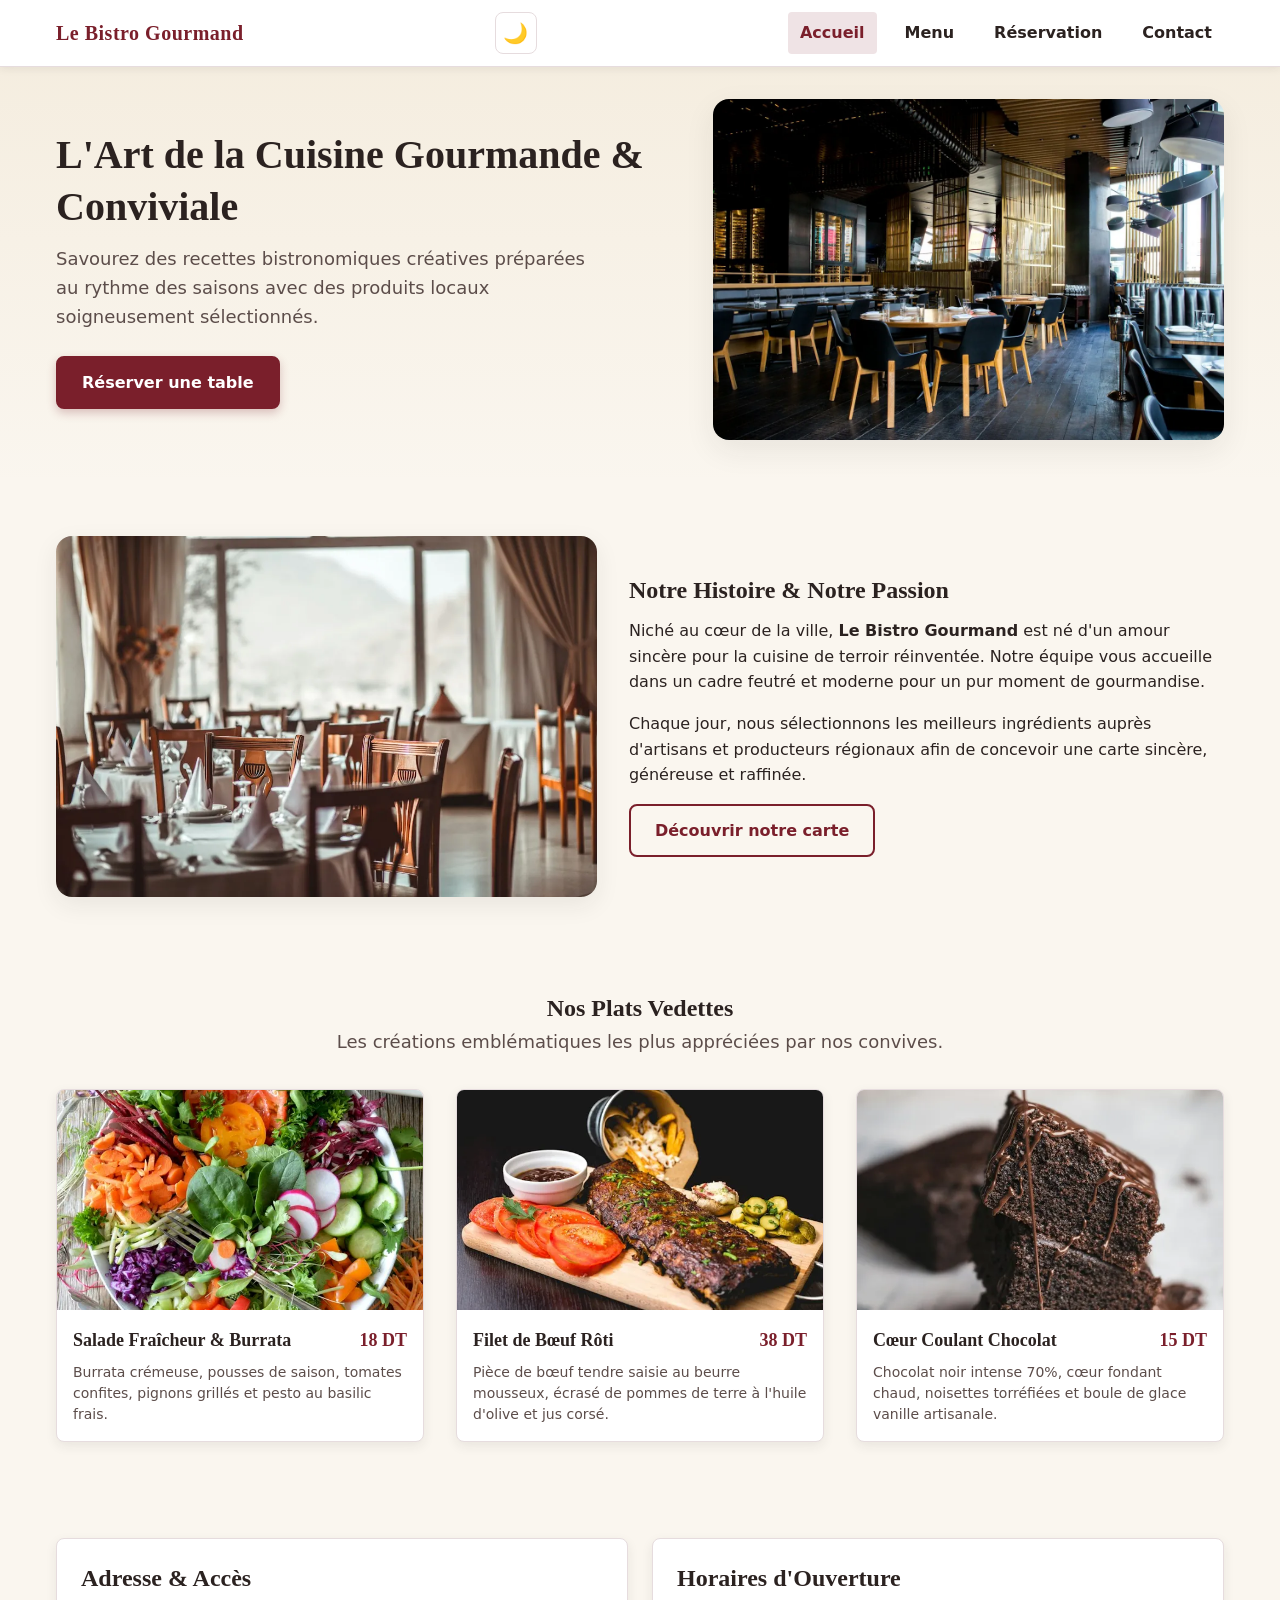
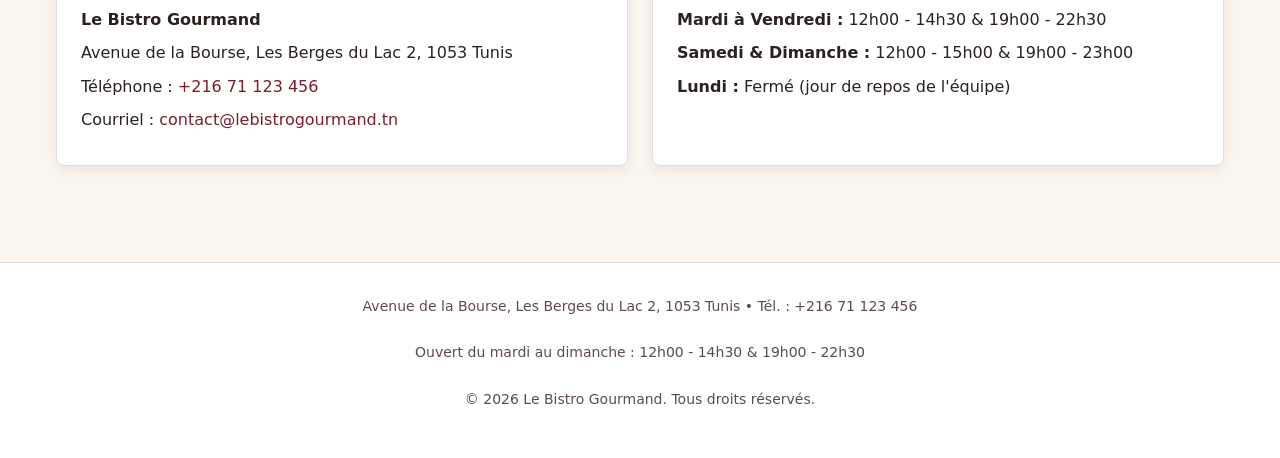
<file: index.html>
<!DOCTYPE html>
<html lang="fr">
<head>
  <meta charset="UTF-8">
  <meta name="viewport" content="width=device-width, initial-scale=1.0">
  <meta name="description" content="Découvrez Le Bistro Gourmand : restaurant bistronomique proposant une cuisine raffinée de saison préparée avec des produits locaux à Tunis.">
  <title>Le Bistro Gourmand | Accueil - Restaurant Bistronomique</title>
  <!-- Feuilles de style externes dans l'ordre imposé -->
  <link rel="stylesheet" href="css/variables.css">
  <link rel="stylesheet" href="css/base.css">
  <link rel="stylesheet" href="css/layout.css">
  <link rel="stylesheet" href="css/components.css">
</head>
<body>
  <!-- Lien d'évitement accessible pour la navigation au clavier -->
  <a href="#contenu" class="skip-link">Aller au contenu</a>

  <!-- En-tête du site -->
  <header class="site-header">
    <div class="container header-container">
      <a href="index.html" class="logo">Le Bistro Gourmand</a>

      <div class="header-actions">
        <!-- Bouton de bascule du mode sombre -->
        <button id="theme-toggle" class="btn-icon" aria-label="Activer le mode sombre" aria-pressed="false" type="button">🌙</button>
        <!-- Bouton du menu burger mobile -->
        <button class="nav-toggle" aria-expanded="false" aria-controls="menu-principal" aria-label="Ouvrir le menu" type="button">
          <span class="burger-bar" aria-hidden="true"></span>
          <span class="burger-bar" aria-hidden="true"></span>
          <span class="burger-bar" aria-hidden="true"></span>
        </button>
      </div>

      <!-- Navigation principale -->
      <nav aria-label="Navigation principale" class="site-nav">
        <ul id="menu-principal" class="nav-list">
          <li><a href="index.html" class="nav-link" aria-current="page">Accueil</a></li>
          <li><a href="pages/menu.html" class="nav-link">Menu</a></li>
          <li><a href="pages/reservation.html" class="nav-link">Réservation</a></li>
          <li><a href="pages/contact.html" class="nav-link">Contact</a></li>
        </ul>
      </nav>
    </div>
  </header>

  <!-- Contenu principal -->
  <main id="contenu">
    <!-- Section Hero (image principale SANS loading="lazy") -->
    <section class="hero" aria-labelledby="hero-title">
      <div class="container hero-container">
        <div class="hero-content">
          <h1 id="hero-title">L'Art de la Cuisine Gourmande &amp; Conviviale</h1>
          <p class="hero-subtitle">
            Savourez des recettes bistronomiques créatives préparées au rythme des saisons avec des produits locaux soigneusement sélectionnés.
          </p>
          <a href="pages/reservation.html" class="btn btn-primary">Réserver une table</a>
        </div>
        <div class="hero-media">
          <img src="images/hero.webp" alt="Table accueillante dressée dans notre restaurant Le Bistro Gourmand" width="1200" height="800" class="hero-img">
        </div>
      </div>
    </section>

    <!-- Section Présentation -->
    <section class="section presentation" aria-labelledby="presentation-title">
      <div class="container presentation-container">
        <div class="presentation-media">
          <img src="images/interieur.webp" alt="Salle de restauration lumineuse et chaleureuse du Bistro Gourmand" loading="lazy" width="1000" height="667" class="presentation-img">
        </div>
        <div class="presentation-content">
          <h2 id="presentation-title">Notre Histoire &amp; Notre Passion</h2>
          <p>
            Niché au cœur de la ville, <strong>Le Bistro Gourmand</strong> est né d'un amour sincère pour la cuisine de terroir réinventée. Notre équipe vous accueille dans un cadre feutré et moderne pour un pur moment de gourmandise.
          </p>
          <p>
            Chaque jour, nous sélectionnons les meilleurs ingrédients auprès d'artisans et producteurs régionaux afin de concevoir une carte sincère, généreuse et raffinée.
          </p>
          <a href="pages/menu.html" class="btn btn-secondary">Découvrir notre carte</a>
        </div>
      </div>
    </section>

    <!-- Section Plats vedettes (3 articles) -->
    <section class="section vedettes" aria-labelledby="vedettes-title">
      <div class="container">
        <div class="section-header">
          <h2 id="vedettes-title">Nos Plats Vedettes</h2>
          <p class="section-desc">Les créations emblématiques les plus appréciées par nos convives.</p>
        </div>

        <div class="grid-plats">
          <!-- Plat vedette 1 : Entrée -->
          <article class="plat">
            <img src="images/plat-entree-1.webp" alt="Salade fraîcheur gourmande avec burrata crémeuse et tomates confites" loading="lazy" width="600" height="907" class="plat-img">
            <div class="plat-body">
              <div class="plat-header">
                <h3>Salade Fraîcheur &amp; Burrata</h3>
                <span class="plat-price">18 DT</span>
              </div>
              <p class="plat-desc">Burrata crémeuse, pousses de saison, tomates confites, pignons grillés et pesto au basilic frais.</p>
            </div>
          </article>

          <!-- Plat vedette 2 : Plat principal -->
          <article class="plat">
            <img src="images/plat-principal-1.webp" alt="Filet de bœuf rôti accompagné de son écrasé de pommes de terre et jus réduit" loading="lazy" width="600" height="400" class="plat-img">
            <div class="plat-body">
              <div class="plat-header">
                <h3>Filet de Bœuf Rôti</h3>
                <span class="plat-price">38 DT</span>
              </div>
              <p class="plat-desc">Pièce de bœuf tendre saisie au beurre mousseux, écrasé de pommes de terre à l'huile d'olive et jus corsé.</p>
            </div>
          </article>

          <!-- Plat vedette 3 : Dessert -->
          <article class="plat">
            <img src="images/dessert-1.webp" alt="Fondant coulant au chocolat noir 70% et éclat de noisettes" loading="lazy" width="600" height="900" class="plat-img">
            <div class="plat-body">
              <div class="plat-header">
                <h3>Cœur Coulant Chocolat</h3>
                <span class="plat-price">15 DT</span>
              </div>
              <p class="plat-desc">Chocolat noir intense 70%, cœur fondant chaud, noisettes torréfiées et boule de glace vanille artisanale.</p>
            </div>
          </article>
        </div>
      </div>
    </section>

    <!-- Section Horaires et Adresse -->
    <section class="section infos" aria-labelledby="infos-title">
      <div class="container infos-container">
        <div class="infos-block">
          <h2 id="infos-title">Adresse &amp; Accès</h2>
          <p><strong>Le Bistro Gourmand</strong></p>
          <p>Avenue de la Bourse, Les Berges du Lac 2, 1053 Tunis</p>
          <p>Téléphone : <a href="tel:+21671123456">+216 71 123 456</a></p>
          <p>Courriel : <a href="mailto:contact@lebistrogourmand.tn">contact@lebistrogourmand.tn</a></p>
        </div>
        <div class="infos-block">
          <h2>Horaires d'Ouverture</h2>
          <p><strong>Mardi à Vendredi :</strong> 12h00 - 14h30 &amp; 19h00 - 22h30</p>
          <p><strong>Samedi &amp; Dimanche :</strong> 12h00 - 15h00 &amp; 19h00 - 23h00</p>
          <p><strong>Lundi :</strong> Fermé (jour de repos de l'équipe)</p>
        </div>
      </div>
    </section>
  </main>

  <!-- Pied de page -->
  <footer class="site-footer">
    <div class="container footer-container">
      <p>Avenue de la Bourse, Les Berges du Lac 2, 1053 Tunis &bull; Tél. : +216 71 123 456</p>
      <p>Ouvert du mardi au dimanche : 12h00 - 14h30 &amp; 19h00 - 22h30</p>
      <p>&copy; 2026 Le Bistro Gourmand. Tous droits réservés.</p>
    </div>
  </footer>

  <!-- Scripts JavaScript différés -->
  <script src="js/nav.js" defer></script>
  <script src="js/theme.js" defer></script>
</body>
</html>
</file>
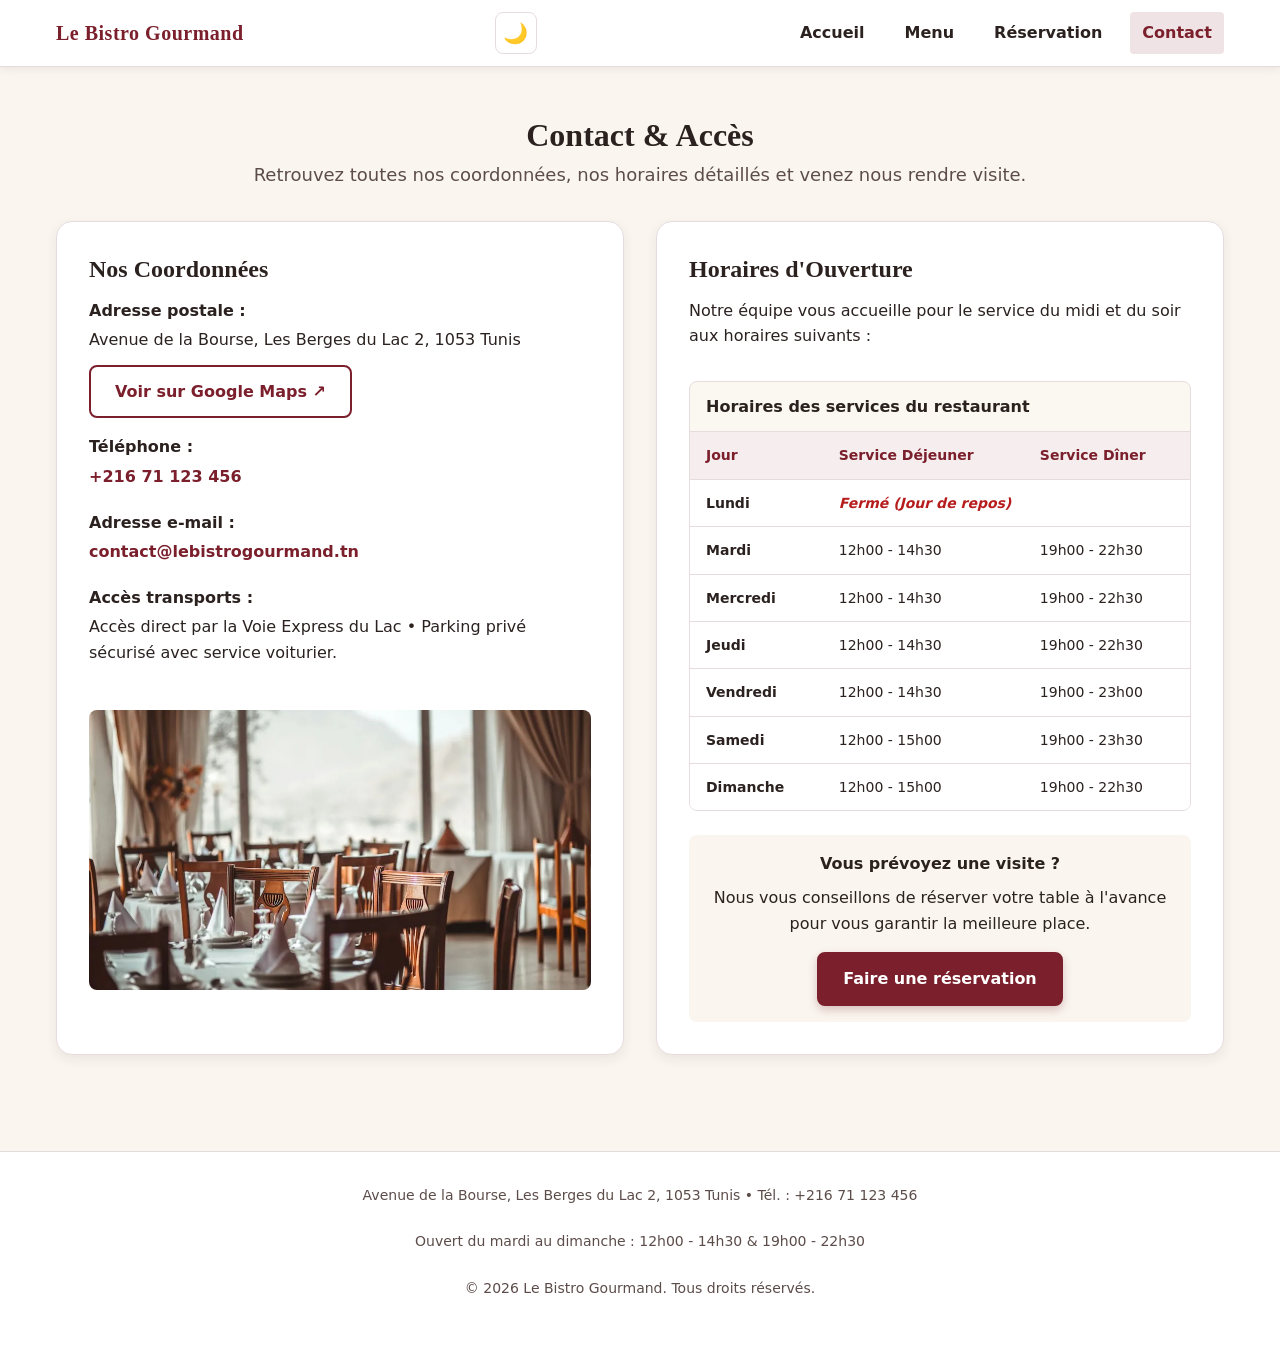
<file: pages/contact.html>
<!DOCTYPE html>
<html lang="fr">
<head>
  <meta charset="UTF-8">
  <meta name="viewport" content="width=device-width, initial-scale=1.0">
  <meta name="description" content="Contactez Le Bistro Gourmand : adresse aux Berges du Lac 2 à Tunis, accès parking, coordonnées téléphoniques et tableau complet des horaires.">
  <title>Contact &amp; Accès | Le Bistro Gourmand</title>
  <!-- Feuilles de style externes dans l'ordre imposé -->
  <link rel="stylesheet" href="../css/variables.css">
  <link rel="stylesheet" href="../css/base.css">
  <link rel="stylesheet" href="../css/layout.css">
  <link rel="stylesheet" href="../css/components.css">
</head>
<body>
  <!-- Lien d'évitement accessible pour la navigation au clavier -->
  <a href="#contenu" class="skip-link">Aller au contenu</a>

  <!-- En-tête du site -->
  <header class="site-header">
    <div class="container header-container">
      <a href="../index.html" class="logo">Le Bistro Gourmand</a>

      <div class="header-actions">
        <!-- Bouton de bascule du mode sombre -->
        <button id="theme-toggle" class="btn-icon" aria-label="Activer le mode sombre" aria-pressed="false" type="button">🌙</button>
        <!-- Bouton du menu burger mobile -->
        <button class="nav-toggle" aria-expanded="false" aria-controls="menu-principal" aria-label="Ouvrir le menu" type="button">
          <span class="burger-bar" aria-hidden="true"></span>
          <span class="burger-bar" aria-hidden="true"></span>
          <span class="burger-bar" aria-hidden="true"></span>
        </button>
      </div>

      <!-- Navigation principale -->
      <nav aria-label="Navigation principale" class="site-nav">
        <ul id="menu-principal" class="nav-list">
          <li><a href="../index.html" class="nav-link">Accueil</a></li>
          <li><a href="menu.html" class="nav-link">Menu</a></li>
          <li><a href="reservation.html" class="nav-link">Réservation</a></li>
          <li><a href="contact.html" class="nav-link" aria-current="page">Contact</a></li>
        </ul>
      </nav>
    </div>
  </header>

  <!-- Contenu principal -->
  <main id="contenu">
    <section class="section contact-section" aria-labelledby="contact-title">
      <div class="container">
        <div class="section-header">
          <h1 id="contact-title">Contact &amp; Accès</h1>
          <p class="section-desc">Retrouvez toutes nos coordonnées, nos horaires détaillés et venez nous rendre visite.</p>
        </div>

        <div class="contact-grid">

          <!-- Colonne 1 : Coordonnées et accès -->
          <div class="contact-card">
            <h2>Nos Coordonnées</h2>
            <div class="coordonnees-liste">
              <div class="coordonnee-item">
                <span class="coordonnee-label">Adresse postale :</span>
                <p>Avenue de la Bourse, Les Berges du Lac 2, 1053 Tunis</p>
                <!-- Lien externe vers Google Maps sans iframe pour préserver les performances -->
                <a href="https://maps.google.com/?q=Les+Berges+du+Lac+2+Tunis" target="_blank" rel="noopener noreferrer" class="btn btn-secondary btn-maps">
                  Voir sur Google Maps <span class="icone-externe" aria-hidden="true">↗</span>
                </a>
              </div>

              <div class="coordonnee-item">
                <span class="coordonnee-label">Téléphone :</span>
                <p><a href="tel:+21671123456" class="lien-contact">+216 71 123 456</a></p>
              </div>

              <div class="coordonnee-item">
                <span class="coordonnee-label">Adresse e-mail :</span>
                <p><a href="mailto:contact@lebistrogourmand.tn" class="lien-contact">contact@lebistrogourmand.tn</a></p>
              </div>

              <div class="coordonnee-item">
                <span class="coordonnee-label">Accès transports :</span>
                <p>Accès direct par la Voie Express du Lac &bull; Parking privé sécurisé avec service voiturier.</p>
              </div>
            </div>

            <!-- Image de l'intérieur du restaurant avec chargement différé -->
            <div class="contact-media">
              <img src="../images/interieur.webp" alt="Atmosphère chaleureuse de la salle principale du Bistro Gourmand" loading="lazy" width="1000" height="667" class="contact-img">
            </div>
          </div>

          <!-- Colonne 2 : Tableau des horaires d'ouverture -->
          <div class="contact-card">
            <h2>Horaires d'Ouverture</h2>
            <p>Notre équipe vous accueille pour le service du midi et du soir aux horaires suivants :</p>

            <!-- Conteneur défilant pour éviter tout défilement horizontal de la page entière -->
            <div class="table-wrapper">
              <table class="horaires-table">
                <caption>Horaires des services du restaurant</caption>
                <thead>
                  <tr>
                    <th scope="col">Jour</th>
                    <th scope="col">Service Déjeuner</th>
                    <th scope="col">Service Dîner</th>
                  </tr>
                </thead>
                <tbody>
                  <tr class="jour-ferme">
                    <th scope="row">Lundi</th>
                    <td colspan="2">Fermé (Jour de repos)</td>
                  </tr>
                  <tr>
                    <th scope="row">Mardi</th>
                    <td>12h00 - 14h30</td>
                    <td>19h00 - 22h30</td>
                  </tr>
                  <tr>
                    <th scope="row">Mercredi</th>
                    <td>12h00 - 14h30</td>
                    <td>19h00 - 22h30</td>
                  </tr>
                  <tr>
                    <th scope="row">Jeudi</th>
                    <td>12h00 - 14h30</td>
                    <td>19h00 - 22h30</td>
                  </tr>
                  <tr>
                    <th scope="row">Vendredi</th>
                    <td>12h00 - 14h30</td>
                    <td>19h00 - 23h00</td>
                  </tr>
                  <tr>
                    <th scope="row">Samedi</th>
                    <td>12h00 - 15h00</td>
                    <td>19h00 - 23h30</td>
                  </tr>
                  <tr>
                    <th scope="row">Dimanche</th>
                    <td>12h00 - 15h00</td>
                    <td>19h00 - 22h30</td>
                  </tr>
                </tbody>
              </table>
            </div>

            <div class="reservation-rappel">
              <p><strong>Vous prévoyez une visite ?</strong></p>
              <p>Nous vous conseillons de réserver votre table à l'avance pour vous garantir la meilleure place.</p>
              <a href="reservation.html" class="btn btn-primary">Faire une réservation</a>
            </div>
          </div>

        </div>
      </div>
    </section>
  </main>

  <!-- Pied de page -->
  <footer class="site-footer">
    <div class="container footer-container">
      <p>Avenue de la Bourse, Les Berges du Lac 2, 1053 Tunis &bull; Tél. : +216 71 123 456</p>
      <p>Ouvert du mardi au dimanche : 12h00 - 14h30 &amp; 19h00 - 22h30</p>
      <p>&copy; 2026 Le Bistro Gourmand. Tous droits réservés.</p>
    </div>
  </footer>

  <!-- Scripts JavaScript différés -->
  <script src="../js/nav.js" defer></script>
  <script src="../js/theme.js" defer></script>
</body>
</html>
</file>
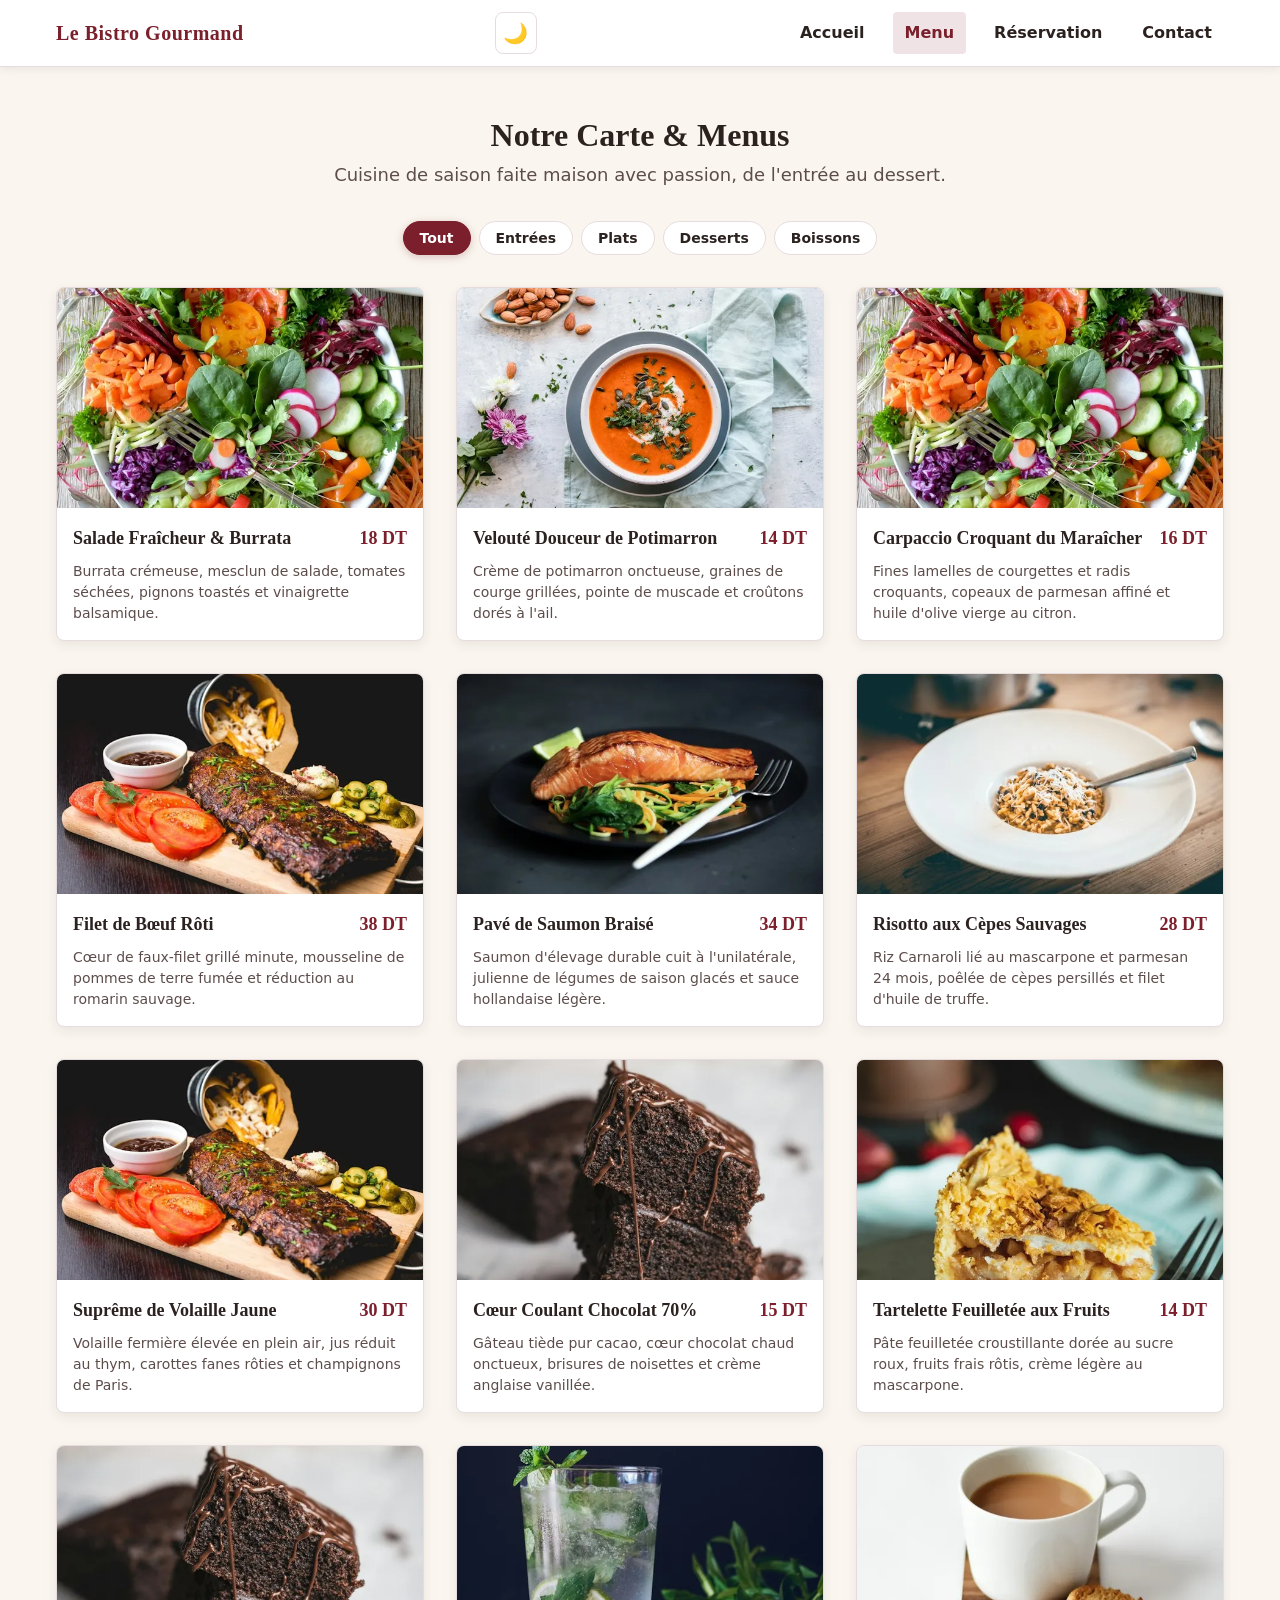
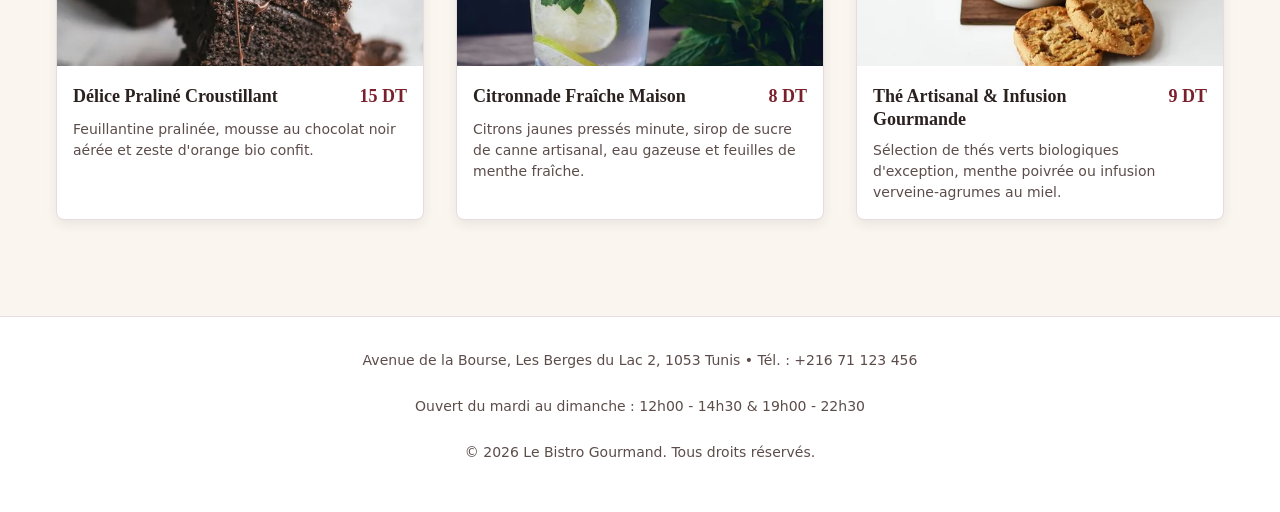
<file: pages/menu.html>
<!DOCTYPE html>
<html lang="fr">
<head>
  <meta charset="UTF-8">
  <meta name="viewport" content="width=device-width, initial-scale=1.0">
  <meta name="description" content="Consultez la carte et les menus du Bistro Gourmand : entrées fraîches, plats de saison, desserts maison et boissons artisanales.">
  <title>La Carte &amp; Menus | Le Bistro Gourmand</title>
  <!-- Feuilles de style externes dans l'ordre imposé -->
  <link rel="stylesheet" href="../css/variables.css">
  <link rel="stylesheet" href="../css/base.css">
  <link rel="stylesheet" href="../css/layout.css">
  <link rel="stylesheet" href="../css/components.css">
</head>
<body>
  <!-- Lien d'évitement accessible pour la navigation au clavier -->
  <a href="#contenu" class="skip-link">Aller au contenu</a>

  <!-- En-tête du site -->
  <header class="site-header">
    <div class="container header-container">
      <a href="../index.html" class="logo">Le Bistro Gourmand</a>

      <div class="header-actions">
        <!-- Bouton de bascule du mode sombre -->
        <button id="theme-toggle" class="btn-icon" aria-label="Activer le mode sombre" aria-pressed="false" type="button">🌙</button>
        <!-- Bouton du menu burger mobile -->
        <button class="nav-toggle" aria-expanded="false" aria-controls="menu-principal" aria-label="Ouvrir le menu" type="button">
          <span class="burger-bar" aria-hidden="true"></span>
          <span class="burger-bar" aria-hidden="true"></span>
          <span class="burger-bar" aria-hidden="true"></span>
        </button>
      </div>

      <!-- Navigation principale -->
      <nav aria-label="Navigation principale" class="site-nav">
        <ul id="menu-principal" class="nav-list">
          <li><a href="../index.html" class="nav-link">Accueil</a></li>
          <li><a href="menu.html" class="nav-link" aria-current="page">Menu</a></li>
          <li><a href="reservation.html" class="nav-link">Réservation</a></li>
          <li><a href="contact.html" class="nav-link">Contact</a></li>
        </ul>
      </nav>
    </div>
  </header>

  <!-- Contenu principal -->
  <main id="contenu">
    <section class="section menu-section" aria-labelledby="menu-title">
      <div class="container">
        <div class="section-header">
          <h1 id="menu-title">Notre Carte &amp; Menus</h1>
          <p class="section-desc">Cuisine de saison faite maison avec passion, de l'entrée au dessert.</p>
        </div>

        <!-- Barre de filtres par catégorie -->
        <div class="filtres-wrapper">
          <h2 class="visually-hidden">Filtrer les plats par catégorie</h2>
          <div role="group" aria-label="Filtrer par catégorie" class="filtres-menu">
            <button type="button" class="btn-filtre" data-filtre="tout" aria-pressed="true">Tout</button>
            <button type="button" class="btn-filtre" data-filtre="entrees" aria-pressed="false">Entrées</button>
            <button type="button" class="btn-filtre" data-filtre="plats" aria-pressed="false">Plats</button>
            <button type="button" class="btn-filtre" data-filtre="desserts" aria-pressed="false">Desserts</button>
            <button type="button" class="btn-filtre" data-filtre="boissons" aria-pressed="false">Boissons</button>
          </div>
        </div>

        <!-- Liste des plats (environ 12 plats répartis sur 4 catégories) -->
        <div class="grid-plats" id="liste-plats">

          <!-- ENTRÉE 1 -->
          <article class="plat" data-categorie="entrees">
            <img src="../images/plat-entree-1.webp" alt="Salade fraîcheur avec burrata crémeuse et tomates confites" loading="lazy" width="600" height="907" class="plat-img">
            <div class="plat-body">
              <div class="plat-header">
                <h3>Salade Fraîcheur &amp; Burrata</h3>
                <span class="plat-price">18 DT</span>
              </div>
              <p class="plat-desc">Burrata crémeuse, mesclun de salade, tomates séchées, pignons toastés et vinaigrette balsamique.</p>
            </div>
          </article>

          <!-- ENTRÉE 2 -->
          <article class="plat" data-categorie="entrees">
            <img src="../images/plat-entree-2.webp" alt="Velouté réconfortant de potimarron servi bien chaud" loading="lazy" width="600" height="400" class="plat-img">
            <div class="plat-body">
              <div class="plat-header">
                <h3>Velouté Douceur de Potimarron</h3>
                <span class="plat-price">14 DT</span>
              </div>
              <p class="plat-desc">Crème de potimarron onctueuse, graines de courge grillées, pointe de muscade et croûtons dorés à l'ail.</p>
            </div>
          </article>

          <!-- ENTRÉE 3 -->
          <article class="plat" data-categorie="entrees">
            <img src="../images/plat-entree-1.webp" alt="Carpaccio de légumes croquants et copeaux de parmesan" loading="lazy" width="600" height="907" class="plat-img">
            <div class="plat-body">
              <div class="plat-header">
                <h3>Carpaccio Croquant du Maraîcher</h3>
                <span class="plat-price">16 DT</span>
              </div>
              <p class="plat-desc">Fines lamelles de courgettes et radis croquants, copeaux de parmesan affiné et huile d'olive vierge au citron.</p>
            </div>
          </article>

          <!-- PLAT 1 -->
          <article class="plat" data-categorie="plats">
            <img src="../images/plat-principal-1.webp" alt="Filet de bœuf rôti au jus corsé avec mousseline de pommes de terre" loading="lazy" width="600" height="400" class="plat-img">
            <div class="plat-body">
              <div class="plat-header">
                <h3>Filet de Bœuf Rôti</h3>
                <span class="plat-price">38 DT</span>
              </div>
              <p class="plat-desc">Cœur de faux-filet grillé minute, mousseline de pommes de terre fumée et réduction au romarin sauvage.</p>
            </div>
          </article>

          <!-- PLAT 2 -->
          <article class="plat" data-categorie="plats">
            <img src="../images/plat-principal-2.webp" alt="Pavé de saumon grillé et ses petits légumes glacés" loading="lazy" width="600" height="400" class="plat-img">
            <div class="plat-body">
              <div class="plat-header">
                <h3>Pavé de Saumon Braisé</h3>
                <span class="plat-price">34 DT</span>
              </div>
              <p class="plat-desc">Saumon d'élevage durable cuit à l'unilatérale, julienne de légumes de saison glacés et sauce hollandaise légère.</p>
            </div>
          </article>

          <!-- PLAT 3 -->
          <article class="plat" data-categorie="plats">
            <img src="../images/plat-principal-3.webp" alt="Risotto crémeux aux champignons des bois et parmesan" loading="lazy" width="600" height="400" class="plat-img">
            <div class="plat-body">
              <div class="plat-header">
                <h3>Risotto aux Cèpes Sauvages</h3>
                <span class="plat-price">28 DT</span>
              </div>
              <p class="plat-desc">Riz Carnaroli lié au mascarpone et parmesan 24 mois, poêlée de cèpes persillés et filet d'huile de truffe.</p>
            </div>
          </article>

          <!-- PLAT 4 -->
          <article class="plat" data-categorie="plats">
            <img src="../images/plat-principal-1.webp" alt="Suprême de volaille fermière dorée au four" loading="lazy" width="600" height="400" class="plat-img">
            <div class="plat-body">
              <div class="plat-header">
                <h3>Suprême de Volaille Jaune</h3>
                <span class="plat-price">30 DT</span>
              </div>
              <p class="plat-desc">Volaille fermière élevée en plein air, jus réduit au thym, carottes fanes rôties et champignons de Paris.</p>
            </div>
          </article>

          <!-- DESSERT 1 -->
          <article class="plat" data-categorie="desserts">
            <img src="../images/dessert-1.webp" alt="Moelleux fondant au chocolat noir avec cœur coulant" loading="lazy" width="600" height="900" class="plat-img">
            <div class="plat-body">
              <div class="plat-header">
                <h3>Cœur Coulant Chocolat 70%</h3>
                <span class="plat-price">15 DT</span>
              </div>
              <p class="plat-desc">Gâteau tiède pur cacao, cœur chocolat chaud onctueux, brisures de noisettes et crème anglaise vanillée.</p>
            </div>
          </article>

          <!-- DESSERT 2 -->
          <article class="plat" data-categorie="desserts">
            <img src="../images/dessert-2.webp" alt="Tartelette croustillante garnie de fruits de saison caramélisés" loading="lazy" width="600" height="900" class="plat-img">
            <div class="plat-body">
              <div class="plat-header">
                <h3>Tartelette Feuilletée aux Fruits</h3>
                <span class="plat-price">14 DT</span>
              </div>
              <p class="plat-desc">Pâte feuilletée croustillante dorée au sucre roux, fruits frais rôtis, crème légère au mascarpone.</p>
            </div>
          </article>

          <!-- DESSERT 3 -->
          <article class="plat" data-categorie="desserts">
            <img src="../images/dessert-1.webp" alt="Entremets gourmand au chocolat et praliné croustillant" loading="lazy" width="600" height="900" class="plat-img">
            <div class="plat-body">
              <div class="plat-header">
                <h3>Délice Praliné Croustillant</h3>
                <span class="plat-price">15 DT</span>
              </div>
              <p class="plat-desc">Feuillantine pralinée, mousse au chocolat noir aérée et zeste d'orange bio confit.</p>
            </div>
          </article>

          <!-- BOISSON 1 -->
          <article class="plat" data-categorie="boissons">
            <img src="../images/boisson-1.webp" alt="Verre de citronnade fraîche glacée garni de menthe et rondelle de citron" loading="lazy" width="600" height="900" class="plat-img">
            <div class="plat-body">
              <div class="plat-header">
                <h3>Citronnade Fraîche Maison</h3>
                <span class="plat-price">8 DT</span>
              </div>
              <p class="plat-desc">Citrons jaunes pressés minute, sirop de sucre de canne artisanal, eau gazeuse et feuilles de menthe fraîche.</p>
            </div>
          </article>

          <!-- BOISSON 2 -->
          <article class="plat" data-categorie="boissons">
            <img src="../images/boisson-2.webp" alt="Tasse d'infusion artisanale fumante aux herbes et fruits" loading="lazy" width="600" height="828" class="plat-img">
            <div class="plat-body">
              <div class="plat-header">
                <h3>Thé Artisanal &amp; Infusion Gourmande</h3>
                <span class="plat-price">9 DT</span>
              </div>
              <p class="plat-desc">Sélection de thés verts biologiques d'exception, menthe poivrée ou infusion verveine-agrumes au miel.</p>
            </div>
          </article>

        </div>
      </div>
    </section>
  </main>

  <!-- Pied de page -->
  <footer class="site-footer">
    <div class="container footer-container">
      <p>Avenue de la Bourse, Les Berges du Lac 2, 1053 Tunis &bull; Tél. : +216 71 123 456</p>
      <p>Ouvert du mardi au dimanche : 12h00 - 14h30 &amp; 19h00 - 22h30</p>
      <p>&copy; 2026 Le Bistro Gourmand. Tous droits réservés.</p>
    </div>
  </footer>

  <!-- Scripts JavaScript différés -->
  <script src="../js/nav.js" defer></script>
  <script src="../js/theme.js" defer></script>
  <script src="../js/menu-filter.js" defer></script>
</body>
</html>
</file>
<file: css/variables.css>
/* ==========================================================================
   VARIABLES CSS - THÈME ET DESIGN SYSTEM
   ========================================================================== */

/* Thème clair par défaut */
:root {
  /* Palette de couleurs (contraste >= 4.5:1 garanti sur corps et titres) */
  --color-bg: #FAF6EF;              /* Fond crème principal */
  --color-surface: #FFFFFF;         /* Fond des cartes et conteneurs */
  --color-text: #2B2220;            /* Texte principal sombre (contraste 14.7:1) */
  --color-text-muted: #5C4D4A;      /* Texte secondaire / atténué (contraste 6.2:1) */
  --color-primary: #7A1F2B;         /* Couleur principale bordeaux (contraste 8.5:1) */
  --color-primary-hover: #5F1821;   /* Bordeaux foncé pour survol */
  --color-accent: #B8892D;          /* Accent doré */
  --color-accent-hover: #9E7422;    /* Doré foncé pour survol */
  --color-border: #E6DCDE;          /* Bordures légères */
  --color-shadow: rgba(43, 34, 32, 0.08); /* Ombre douce */

  /* Couleurs de retours et états */
  --color-error: #B71C1C;           /* Rouge d'erreur (contraste 6.8:1 sur crème) */
  --color-error-bg: #FDE8E8;        /* Fond léger pour erreur */
  --color-success: #1B5E20;         /* Vert de succès (contraste 7.5:1 sur crème) */
  --color-success-bg: #E8F5E9;      /* Fond léger pour succès */

  /* Familles de polices (2 familles max avec solutions de repli) */
  --font-title: "Playfair Display", Georgia, "Times New Roman", serif;
  --font-body: "Plus Jakarta Sans", system-ui, -apple-system, "Segoe UI", Roboto, sans-serif;

  /* Échelle typographique en rem (1rem = 16px par défaut) */
  --font-size-sm: 0.875rem;    /* 14px */
  --font-size-base: 1rem;      /* 16px - taille minimale corps de texte */
  --font-size-md: 1.125rem;    /* 18px */
  --font-size-lg: 1.25rem;     /* 20px */
  --font-size-xl: 1.5rem;      /* 24px */
  --font-size-2xl: 2rem;       /* 32px */
  --font-size-3xl: 2.5rem;     /* 40px */

  /* Espacements relatifs */
  --spacing-xs: 0.5rem;        /* 8px */
  --spacing-sm: 0.75rem;       /* 12px */
  --spacing-md: 1rem;          /* 16px */
  --spacing-lg: 1.5rem;        /* 24px */
  --spacing-xl: 2rem;          /* 32px */
  --spacing-2xl: 3rem;         /* 48px */

  /* Rayons de bordure */
  --radius-sm: 4px;
  --radius-md: 8px;
  --radius-lg: 16px;
  --radius-full: 9999px;

  /* Largeur maximale du contenu */
  --container-max-width: 1200px;

  /* Transitions fluides */
  --transition-fast: 0.2s ease;
  --transition-normal: 0.3s ease;
}

/* Thème sombre (activé via l'attribut data-theme="dark" sur <html>) */
[data-theme="dark"] {
  /* Palette de couleurs sombre avec contraste >= 4.5:1 garanti */
  --color-bg: #1A1412;              /* Fond très sombre */
  --color-surface: #26201E;         /* Fond des cartes plus clair que le fond */
  --color-text: #F5EFEB;            /* Texte clair (contraste 15.2:1 sur #1A1412) */
  --color-text-muted: #C4B8B4;      /* Texte secondaire clair (contraste 7.8:1 sur #1A1412) */
  --color-primary: #E27D89;         /* Bordeaux éclairci (contraste 6.2:1 sur #1A1412) */
  --color-primary-hover: #F098A3;   /* Bordeaux clair pour survol */
  --color-accent: #E2B766;          /* Doré lumineux (contraste 8.5:1 sur #1A1412) */
  --color-accent-hover: #EED08A;    /* Doré clair pour survol */
  --color-border: #3D322F;          /* Bordures adaptées au fond sombre */
  --color-shadow: rgba(0, 0, 0, 0.4); /* Ombre plus marquée */

  /* Couleurs de retours en mode sombre */
  --color-error: #FF6B6B;           /* Rouge vif (contraste 6.7:1 sur #1A1412) */
  --color-error-bg: #3E1B1B;        /* Fond sombre pour erreur */
  --color-success: #81C784;         /* Vert clair (contraste 7.4:1 sur #1A1412) */
  --color-success-bg: #1B3320;      /* Fond sombre pour succès */
}
</file>
<file: css/base.css>
/* ==========================================================================
   STYLES DE BASE ET RESET LÉGER
   ========================================================================== */

/* 1. Reset universel du box-sizing et des marges par défaut */
*,
*::before,
*::after {
  box-sizing: border-box;
  margin: 0;
  padding: 0;
}

/* 2. Typographie et corps de page (mobile-first) */
html {
  font-size: 100%; /* 16px par défaut du navigateur */
  scroll-behavior: smooth;
  max-width: 100%;
  overflow-x: hidden;
}

body {
  font-family: var(--font-body);
  font-size: var(--font-size-base);
  line-height: 1.6;
  color: var(--color-text);
  background-color: var(--color-bg);
  min-height: 100vh;
  max-width: 100%;
  overflow-x: hidden;
  transition: background-color var(--transition-normal), color var(--transition-normal);
}

/* 3. Hiérarchie des titres */
h1,
h2,
h3,
h4 {
  font-family: var(--font-title);
  line-height: 1.3;
  color: var(--color-text);
  margin-bottom: var(--spacing-sm);
  font-weight: 700;
}

h1 {
  font-size: var(--font-size-2xl);
}

h2 {
  font-size: var(--font-size-xl);
}

h3 {
  font-size: var(--font-size-lg);
}

p {
  margin-bottom: var(--spacing-md);
}

/* 4. Images responsives et médias */
img {
  max-width: 100%;
  height: auto;
  display: block;
}

/* 5. Listes */
ul,
ol {
  list-style: none;
}

/* 6. Liens */
a {
  color: var(--color-primary);
  text-decoration: none;
  transition: color var(--transition-fast);
}

a:hover {
  text-decoration: underline;
}

/* 7. Accessibilité : focus visible au clavier */
:focus-visible {
  outline: 3px solid var(--color-accent);
  outline-offset: 3px;
}

/* 8. Classe utilitaire pour masquage accessible (lecteurs d'écran) */
.visually-hidden {
  position: absolute;
  width: 1px;
  height: 1px;
  padding: 0;
  margin: -1px;
  overflow: hidden;
  clip: rect(0, 0, 0, 0);
  white-space: nowrap;
  border: 0;
}

/* 9. Lien d'évitement accessible (Skip link) */
.skip-link {
  position: absolute;
  top: -100%;
  left: var(--spacing-md);
  padding: var(--spacing-sm) var(--spacing-md);
  background-color: var(--color-primary);
  color: #FFFFFF;
  font-weight: 600;
  border-radius: var(--radius-sm);
  z-index: 1000;
  text-decoration: none;
  transition: top var(--transition-fast);
}

.skip-link:focus {
  top: var(--spacing-md);
}

/* 10. Styles de boutons de base */
button,
.btn {
  display: inline-block;
  font-family: var(--font-body);
  font-size: var(--font-size-base);
  font-weight: 600;
  padding: var(--spacing-sm) var(--spacing-lg);
  border: 2px solid transparent;
  border-radius: var(--radius-md);
  cursor: pointer;
  text-decoration: none;
  text-align: center;
  transition: background-color var(--transition-fast), color var(--transition-fast), border-color var(--transition-fast);
}
</file>
<file: css/layout.css>
/* ==========================================================================
   MISE EN PAGE GLOBALE (LAYOUT.CSS)
   Approche Mobile-First
   ========================================================================== */

/* 1. Conteneur centré avec marges de sécurité */
.container {
  width: 100%;
  max-width: var(--container-max-width);
  margin-left: auto;
  margin-right: auto;
  padding-left: var(--spacing-md);
  padding-right: var(--spacing-md);
}

/* 2. En-tête principal (Header) */
.site-header {
  position: sticky;
  top: 0;
  z-index: 100;
  background-color: var(--color-surface);
  border-bottom: 1px solid var(--color-border);
  box-shadow: 0 2px 8px var(--color-shadow);
  transition: background-color var(--transition-normal), border-color var(--transition-normal);
}

.header-container {
  display: flex;
  align-items: center;
  justify-content: space-between;
  padding-top: var(--spacing-sm);
  padding-bottom: var(--spacing-sm);
  position: relative;
}

.header-actions {
  display: flex;
  align-items: center;
  gap: var(--spacing-xs);
}

/* 3. Navigation mobile-first */
.site-nav {
  position: static;
}

/* Sur mobile (< 768px), la liste du menu est masquée par défaut */
#menu-principal {
  display: none;
  width: 100%;
  position: absolute;
  top: 100%;
  left: 0;
  right: 0;
  background-color: var(--color-surface);
  border-bottom: 2px solid var(--color-border);
  box-shadow: 0 8px 16px var(--color-shadow);
  padding: var(--spacing-md);
  flex-direction: column;
  gap: var(--spacing-sm);
  z-index: 99;
}

/* Affiché quand la classe .ouvert est ajoutée par js/nav.js */
#menu-principal.ouvert {
  display: flex;
}

.nav-list {
  display: flex;
  flex-direction: column;
  gap: var(--spacing-sm);
}

.nav-link {
  display: block;
  padding: var(--spacing-xs) var(--spacing-sm);
  color: var(--color-text);
  font-weight: 600;
  border-radius: var(--radius-sm);
  transition: background-color var(--transition-fast), color var(--transition-fast);
}

.nav-link:hover {
  text-decoration: none;
  background-color: rgba(122, 31, 43, 0.08);
  color: var(--color-primary);
}

.nav-link[aria-current="page"] {
  color: var(--color-primary);
  background-color: rgba(122, 31, 43, 0.12);
}

/* 4. Grille CSS pour les cartes de plats (Mobile-first : 1 colonne) */
.grid-plats {
  display: grid;
  grid-template-columns: 1fr;
  gap: var(--spacing-lg);
}

/* 5. Sections générales et espacements */
.section {
  padding-top: var(--spacing-2xl);
  padding-bottom: var(--spacing-2xl);
}

.section-header {
  text-align: center;
  margin-bottom: var(--spacing-xl);
}

.section-desc {
  color: var(--color-text-muted);
  font-size: var(--font-size-md);
  margin-top: calc(var(--spacing-xs) * -1);
}

/* 6. Pied de page (Footer) */
.site-footer {
  background-color: var(--color-surface);
  border-top: 1px solid var(--color-border);
  padding-top: var(--spacing-xl);
  padding-bottom: var(--spacing-xl);
  margin-top: var(--spacing-2xl);
  text-align: center;
  color: var(--color-text-muted);
  font-size: var(--font-size-sm);
  transition: background-color var(--transition-normal), border-color var(--transition-normal);
}

.footer-container {
  display: flex;
  flex-direction: column;
  gap: var(--spacing-xs);
}

/* ==========================================================================
   MEDIA QUERIES DE MISE EN PAGE
   ========================================================================== */

/* Tablette et au-delà (>= 768px) */
@media (min-width: 768px) {
  /* Masquer le bouton burger */
  .nav-toggle {
    display: none;
  }

  /* Le menu reste TOUJOURS visible sur tablette et écran large */
  #menu-principal {
    display: flex !important;
    position: static;
    width: auto;
    background-color: transparent;
    border-bottom: none;
    box-shadow: none;
    padding: 0;
    flex-direction: row;
    gap: var(--spacing-md);
  }

  /* Grille des plats en 2 colonnes */
  .grid-plats {
    grid-template-columns: repeat(2, 1fr);
  }

  .footer-container {
    flex-direction: column;
    justify-content: center;
  }
}

/* Ordinateur de bureau (>= 1200px) */
@media (min-width: 1200px) {
  /* Grille des plats en 3 colonnes */
  .grid-plats {
    grid-template-columns: repeat(3, 1fr);
    gap: var(--spacing-xl);
  }
}
</file>
<file: css/components.css>
/* ==========================================================================
   COMPOSANTS UI (COMPONENTS.CSS)
   ========================================================================== */

/* 1. Logo du restaurant */
.logo {
  font-family: var(--font-title);
  font-size: var(--font-size-lg);
  font-weight: 700;
  color: var(--color-primary);
  text-decoration: none;
  letter-spacing: 0.5px;
  white-space: nowrap;
}

.logo:hover {
  text-decoration: none;
  color: var(--color-primary-hover);
}

/* 2. Boutons d'action */
.btn-primary {
  background-color: var(--color-primary);
  color: #FFFFFF;
  border-color: var(--color-primary);
  box-shadow: 0 4px 10px rgba(122, 31, 43, 0.25);
}

.btn-primary:hover {
  background-color: var(--color-primary-hover);
  border-color: var(--color-primary-hover);
  color: #FFFFFF;
  text-decoration: none;
}

.btn-secondary {
  background-color: transparent;
  color: var(--color-primary);
  border-color: var(--color-primary);
}

.btn-secondary:hover {
  background-color: var(--color-primary);
  color: #FFFFFF;
  text-decoration: none;
}

/* Bouton de bascule de thème */
.btn-icon {
  display: inline-flex;
  align-items: center;
  justify-content: center;
  width: 42px;
  height: 42px;
  padding: 0;
  background-color: transparent;
  border: 1px solid var(--color-border);
  border-radius: var(--radius-md);
  color: var(--color-text);
  font-size: 1.25rem;
  cursor: pointer;
  transition: background-color var(--transition-fast), border-color var(--transition-fast);
}

.btn-icon:hover {
  background-color: rgba(43, 34, 32, 0.05);
  border-color: var(--color-accent);
}

/* Bouton burger mobile (visible UNIQUEMENT sur mobile < 768px) */
.nav-toggle {
  display: inline-flex;
  align-items: center;
  justify-content: center;
  flex-direction: column;
  gap: 4px;
  width: 42px;
  height: 42px;
  padding: 0;
  background-color: transparent;
  border: 1px solid var(--color-border);
  border-radius: var(--radius-md);
  color: var(--color-text);
  font-size: 1.25rem;
  cursor: pointer;
  transition: background-color var(--transition-fast), border-color var(--transition-fast);
}

.nav-toggle:hover {
  background-color: rgba(43, 34, 32, 0.05);
  border-color: var(--color-accent);
}

/* Masquer impérativement le bouton burger sur tablette et ordinateur (>= 768px) */
@media (min-width: 768px) {
  .nav-toggle {
    display: none !important;
  }
}

.burger-bar {
  display: block;
  width: 20px;
  height: 2px;
  background-color: var(--color-text);
  border-radius: 2px;
  transition: transform var(--transition-fast), opacity var(--transition-fast);
}

/* État burger ouvert */
.nav-toggle[aria-expanded="true"] .burger-bar:nth-child(1) {
  transform: translateY(6px) rotate(45deg);
}
.nav-toggle[aria-expanded="true"] .burger-bar:nth-child(2) {
  opacity: 0;
}
.nav-toggle[aria-expanded="true"] .burger-bar:nth-child(3) {
  transform: translateY(-6px) rotate(-45deg);
}

/* 3. Section Hero */
.hero {
  padding-top: var(--spacing-xl);
  padding-bottom: var(--spacing-2xl);
  background: linear-gradient(180deg, rgba(184, 137, 45, 0.08) 0%, transparent 100%);
}

.hero-container {
  display: flex;
  flex-direction: column-reverse;
  gap: var(--spacing-xl);
  align-items: center;
}

.hero-content {
  text-align: center;
}

.hero-subtitle {
  font-size: var(--font-size-md);
  color: var(--color-text-muted);
  margin-bottom: var(--spacing-lg);
  max-width: 540px;
  margin-left: auto;
  margin-right: auto;
}

.hero-media {
  width: 100%;
}

.hero-img {
  width: 100%;
  max-height: 420px;
  object-fit: cover;
  border-radius: var(--radius-lg);
  box-shadow: 0 10px 30px var(--color-shadow);
}

/* 4. Section Présentation */
.presentation-container {
  display: flex;
  flex-direction: column;
  gap: var(--spacing-xl);
  align-items: center;
}

.presentation-media {
  width: 100%;
}

.presentation-img {
  width: 100%;
  max-height: 380px;
  object-fit: cover;
  border-radius: var(--radius-lg);
  box-shadow: 0 8px 24px var(--color-shadow);
}

.presentation-content {
  width: 100%;
}

/* 5. Cartes de Plats */
.plat {
  background-color: var(--color-surface);
  border: 1px solid var(--color-border);
  border-radius: var(--radius-md);
  overflow: hidden;
  box-shadow: 0 4px 12px var(--color-shadow);
  display: flex;
  flex-direction: column;
  transition: transform var(--transition-fast), box-shadow var(--transition-fast);
}

.plat:hover {
  transform: translateY(-4px);
  box-shadow: 0 10px 24px var(--color-shadow);
}

.plat-img {
  width: 100%;
  height: 220px;
  object-fit: cover;
}

.plat-body {
  padding: var(--spacing-md);
  display: flex;
  flex-direction: column;
  flex-grow: 1;
}

.plat-header {
  display: flex;
  justify-content: space-between;
  align-items: baseline;
  gap: var(--spacing-xs);
  margin-bottom: var(--spacing-xs);
}

.plat-header h3 {
  font-size: var(--font-size-md);
  margin-bottom: 0;
  color: var(--color-text);
}

.plat-price {
  font-family: var(--font-title);
  font-size: var(--font-size-md);
  font-weight: 700;
  color: var(--color-primary);
  white-space: nowrap;
}

.plat-desc {
  font-size: var(--font-size-sm);
  color: var(--color-text-muted);
  line-height: 1.5;
  margin-bottom: 0;
}

/* 6. Barre de filtres de la page Menu */
.filtres-wrapper {
  margin-bottom: var(--spacing-xl);
}

.filtres-menu {
  display: flex;
  flex-wrap: wrap;
  gap: var(--spacing-xs);
  justify-content: center;
}

.btn-filtre {
  padding: var(--spacing-xs) var(--spacing-md);
  background-color: var(--color-surface);
  color: var(--color-text);
  border: 1px solid var(--color-border);
  border-radius: var(--radius-full);
  font-size: var(--font-size-sm);
  font-weight: 600;
  cursor: pointer;
  transition: background-color var(--transition-fast), color var(--transition-fast), border-color var(--transition-fast);
}

.btn-filtre:hover {
  border-color: var(--color-primary);
  color: var(--color-primary);
}

.btn-filtre[aria-pressed="true"] {
  background-color: var(--color-primary);
  color: #FFFFFF;
  border-color: var(--color-primary);
  box-shadow: 0 2px 8px rgba(122, 31, 43, 0.25);
}

/* 7. Classe utilitaire pour le filtrage JavaScript */
.masque {
  display: none !important;
}

/* 8. Blocs d'informations pratiques (Accueil) */
.infos-container {
  display: grid;
  grid-template-columns: 1fr;
  gap: var(--spacing-lg);
}

.infos-block {
  background-color: var(--color-surface);
  border: 1px solid var(--color-border);
  border-radius: var(--radius-md);
  padding: var(--spacing-lg);
  box-shadow: 0 4px 12px var(--color-shadow);
}

.infos-block p {
  margin-bottom: var(--spacing-xs);
}

/* 9. Formulaire de réservation et contrôles de saisie */
.form-container {
  max-width: 800px;
}

.form-reservation {
  background-color: var(--color-surface);
  border: 1px solid var(--color-border);
  border-radius: var(--radius-lg);
  padding: var(--spacing-xl);
  box-shadow: 0 6px 20px var(--color-shadow);
}

.form-titre {
  font-size: var(--font-size-lg);
  margin-bottom: var(--spacing-lg);
  color: var(--color-text);
  border-bottom: 1px solid var(--color-border);
  padding-bottom: var(--spacing-xs);
}

.form-grid {
  display: grid;
  grid-template-columns: 1fr;
  gap: var(--spacing-md);
}

.form-group {
  display: flex;
  flex-direction: column;
}

.form-group-full {
  grid-column: 1 / -1;
}

.form-group label {
  font-weight: 600;
  margin-bottom: var(--spacing-xs);
  color: var(--color-text);
  font-size: var(--font-size-sm);
}

.obligatoire {
  color: var(--color-error);
}

.form-group input,
.form-group select,
.form-group textarea {
  width: 100%;
  padding: 0.75rem 1rem;
  font-family: var(--font-body);
  font-size: var(--font-size-base);
  color: var(--color-text);
  background-color: var(--color-bg);
  border: 1px solid var(--color-border);
  border-radius: var(--radius-md);
  transition: border-color var(--transition-fast), box-shadow var(--transition-fast);
}

.form-group select {
  cursor: pointer;
}

.form-group textarea {
  resize: vertical;
  min-height: 100px;
}

/* États de validation : champ invalide */
.form-group input.invalide,
.form-group select.invalide,
.form-group textarea.invalide {
  border-color: var(--color-error);
  background-color: var(--color-error-bg);
}

/* Message d'erreur accessible sous le champ */
.erreur {
  margin-top: 0.35rem;
  margin-bottom: 0;
  font-size: var(--font-size-sm);
  color: var(--color-error);
  font-weight: 600;
  line-height: 1.4;
  min-height: 1.2rem;
}

.erreur:not(:empty)::before {
  content: "⚠️ Erreur : ";
}

/* Actions du formulaire */
.form-actions {
  margin-top: var(--spacing-xl);
  text-align: center;
}

.btn-submit {
  width: 100%;
  font-size: var(--font-size-md);
  padding: var(--spacing-md) var(--spacing-xl);
}

/* Zone de confirmation de succès */
.message-succes {
  display: flex;
  gap: var(--spacing-md);
  align-items: flex-start;
  background-color: var(--color-success-bg);
  border: 2px solid var(--color-success);
  border-radius: var(--radius-md);
  padding: var(--spacing-lg);
  margin-bottom: var(--spacing-xl);
  color: var(--color-text);
}

.message-succes[hidden] {
  display: none;
}

/* Zone d'erreur réseau pour Supabase */
.message-erreur-reseau {
  background-color: var(--color-error-bg);
  border: 2px solid var(--color-error);
  color: var(--color-error);
  font-weight: 600;
  border-radius: var(--radius-md);
  padding: var(--spacing-md) var(--spacing-lg);
  margin-bottom: var(--spacing-xl);
  line-height: 1.5;
}

.message-erreur-reseau[hidden] {
  display: none;
}

.succes-icone {
  display: inline-flex;
  align-items: center;
  justify-content: center;
  width: 32px;
  height: 32px;
  background-color: var(--color-success);
  color: #FFFFFF;
  border-radius: var(--radius-full);
  font-weight: 700;
  flex-shrink: 0;
}

.succes-titre {
  font-size: var(--font-size-lg);
  color: var(--color-success);
  margin-bottom: var(--spacing-xs);
}

.succes-texte p {
  margin-bottom: 0;
  line-height: 1.5;
}

/* 10. Composants de la page Contact & Tableau des horaires */
.contact-grid {
  display: grid;
  grid-template-columns: 1fr;
  gap: var(--spacing-xl);
}

.contact-card {
  background-color: var(--color-surface);
  border: 1px solid var(--color-border);
  border-radius: var(--radius-lg);
  padding: var(--spacing-xl);
  box-shadow: 0 4px 12px var(--color-shadow);
  display: flex;
  flex-direction: column;
}

.coordonnees-liste {
  display: flex;
  flex-direction: column;
  gap: var(--spacing-md);
  margin-bottom: var(--spacing-lg);
}

.coordonnee-item p {
  margin-bottom: 0.25rem;
}

.coordonnee-label {
  font-weight: 700;
  color: var(--color-text);
  display: block;
  margin-bottom: 0.25rem;
}

.lien-contact {
  color: var(--color-primary);
  font-weight: 600;
}

.btn-maps {
  margin-top: var(--spacing-xs);
  display: inline-flex;
  align-items: center;
  gap: 0.35rem;
}

.contact-media {
  margin-top: var(--spacing-md);
}

.contact-img {
  width: 100%;
  max-height: 280px;
  object-fit: cover;
  border-radius: var(--radius-md);
}

/* Enveloppe responsive pour le tableau évitant tout défilement global */
.table-wrapper {
  width: 100%;
  overflow-x: auto;
  -webkit-overflow-scrolling: touch;
  margin-top: var(--spacing-md);
  margin-bottom: var(--spacing-lg);
  border-radius: var(--radius-md);
  border: 1px solid var(--color-border);
}

.horaires-table {
  width: 100%;
  min-width: 320px;
  border-collapse: collapse;
  text-align: left;
  background-color: var(--color-surface);
}

.horaires-table caption {
  caption-side: top;
  font-weight: 700;
  color: var(--color-text);
  padding: var(--spacing-sm) var(--spacing-md);
  text-align: left;
  border-bottom: 1px solid var(--color-border);
  background-color: rgba(184, 137, 45, 0.06);
}

.horaires-table th,
.horaires-table td {
  padding: var(--spacing-sm) var(--spacing-md);
  border-bottom: 1px solid var(--color-border);
  font-size: var(--font-size-sm);
}

.horaires-table thead th {
  background-color: rgba(122, 31, 43, 0.08);
  color: var(--color-primary);
  font-weight: 700;
}

.horaires-table tbody th {
  font-weight: 600;
  color: var(--color-text);
  white-space: nowrap;
}

.horaires-table tbody tr:last-child th,
.horaires-table tbody tr:last-child td {
  border-bottom: none;
}

.horaires-table tr.jour-ferme td {
  color: var(--color-error);
  font-weight: 600;
  font-style: italic;
}

.reservation-rappel {
  background-color: var(--color-bg);
  border-radius: var(--radius-md);
  padding: var(--spacing-md);
  margin-top: auto;
  text-align: center;
}

.reservation-rappel p {
  margin-bottom: var(--spacing-xs);
}

.reservation-rappel .btn {
  margin-top: var(--spacing-xs);
}

/* ==========================================================================
   MEDIA QUERIES DES COMPOSANTS (360px, 768px, 1200px)
   ========================================================================== */

/* 360px : Écrans très étroits */
@media (min-width: 360px) {
  .logo {
    font-size: var(--font-size-md);
  }
}

/* 768px : Tablette */
@media (min-width: 768px) {
  .logo {
    font-size: var(--font-size-lg);
  }

  .hero-container {
    flex-direction: row;
    gap: var(--spacing-xl);
    align-items: center;
  }

  .hero-content {
    flex: 1.1;
    text-align: left;
  }

  .hero-subtitle {
    margin-left: 0;
    margin-right: 0;
  }

  .hero-media {
    flex: 0.9;
  }

  .presentation-container {
    flex-direction: row;
    gap: var(--spacing-xl);
    align-items: center;
  }

  .presentation-media {
    flex: 1;
  }

  .presentation-content {
    flex: 1.1;
  }

  .infos-container {
    grid-template-columns: repeat(2, 1fr);
  }

  /* Formulaire en 2 colonnes sur tablette */
  .form-grid {
    grid-template-columns: repeat(2, 1fr);
  }

  .btn-submit {
    width: auto;
    min-width: 280px;
  }

  /* Contact en 2 colonnes sur tablette */
  .contact-grid {
    grid-template-columns: repeat(2, 1fr);
  }
}

/* 1200px : Ordinateur de bureau */
@media (min-width: 1200px) {
  .hero-content h1 {
    font-size: var(--font-size-3xl);
  }

  .hero-img {
    max-height: 480px;
  }

  .presentation-img {
    max-height: 420px;
  }
}
</file>
